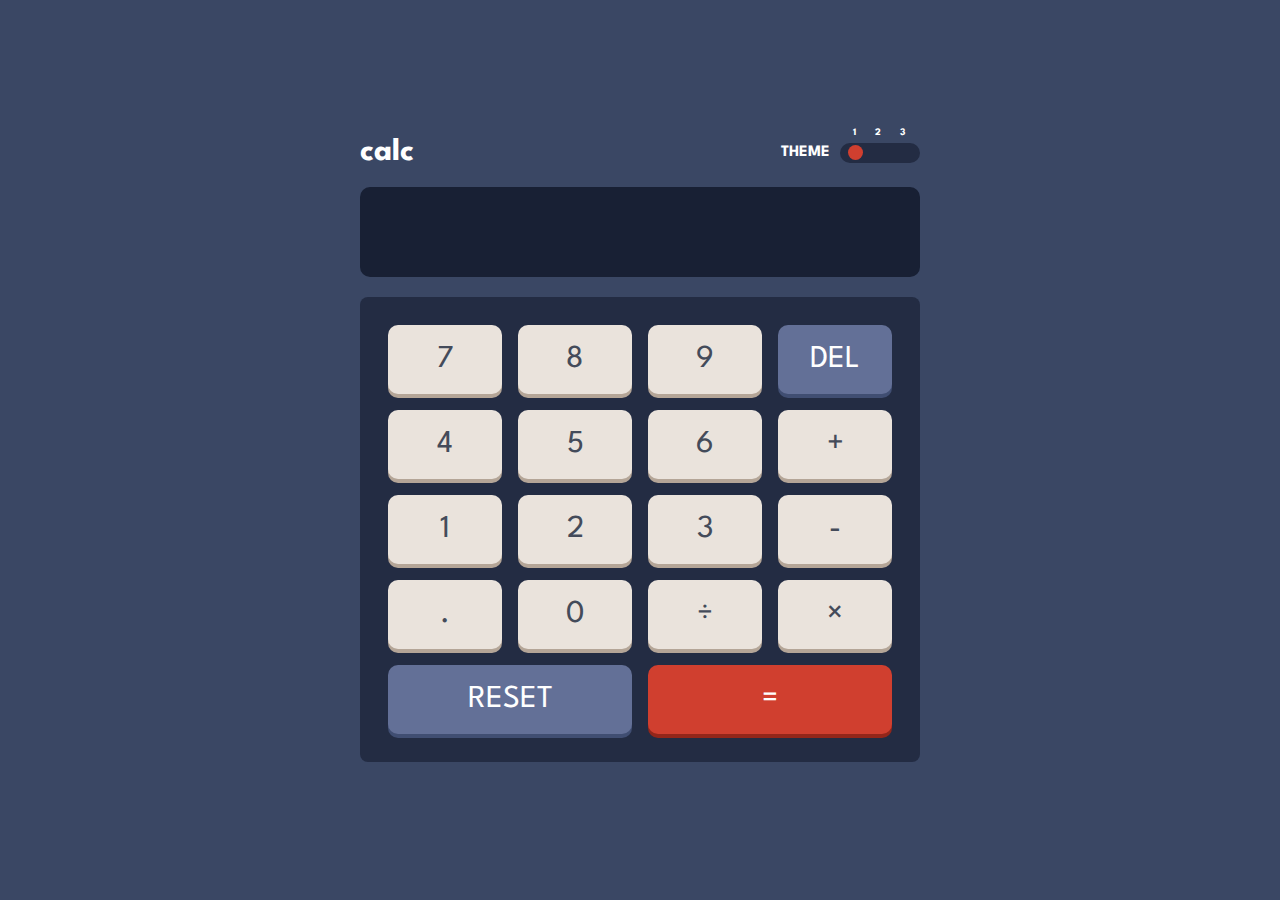
<file: index.html>
<!DOCTYPE html>
<html lang="en">
  <head>
    <meta charset="UTF-8" />
    <meta name="viewport" content="width=device-width, initial-scale=1.0" />
    <!-- displays site properly based on user's device -->

    <link
      rel="icon"
      type="image/png"
      sizes="32x32"
      href="./images/favicon-32x32.png"
    />
    <link rel="preconnect" href="https://fonts.googleapis.com" />
    <link rel="preconnect" href="https://fonts.gstatic.com" crossorigin />
    <link
      href="https://fonts.googleapis.com/css2?family=Spartan:wght@700&display=swap"
      rel="stylesheet"
    />
    <link rel="stylesheet" href="style/style.css" />
    <title>Frontend Mentor | Calculator app</title>
  </head>
  <body>
    <div class="header">
      <div class="title">calc</div>
      <div class="theme-selector">
        <div class="theme">theme</div>
        <div class="selector">
          <div class="btn-select">
            <div class="first-theme"></div>
            <div class="second-theme"></div>
            <div class="third-theme"></div>
          </div>
          <div class="red-circle"></div>
        </div>
      </div>
    </div>
    <div class="result" id="result"></div>
    <div class="control-buttons">
      <button class="white" data-number>7</button>
      <button class="white" data-number>8</button>
      <button class="white" data-number>9</button>
      <button class="blue" data-del>DEL</button>
      <button class="white" data-number>4</button>
      <button class="white" data-number>5</button>
      <button class="white" data-number>6</button>
      <button class="white" data-operand>+</button>
      <button class="white" data-number>1</button>
      <button class="white" data-number>2</button>
      <button class="white" data-number>3</button>
      <button class="white" data-operand>-</button>
      <button class="white" data-dot>.</button>
      <button class="white" data-number>0</button>
      <button class="white" data-operand>&divide;</button>
      <button class="white" data-operand>&times;</button>
      <button class="span-two blue" data-reset>RESET</button>
      <button class="span-two-right red" data-equal>=</button>
    </div>

    <script src="js/script.js"></script>
    <script src="js/theme_changer.js"></script>
  </body>
</html>
</file>
<file: style/style.css>
*,
*::after,
*::before {
  margin: 0;
  padding: 0;
  box-sizing: border-box;


  -webkit-tap-highlight-color: rgba(0, 0, 0, 0);
}


:root {
  --Very-dark-desaturated-blue: hsl(222, 26%, 31%);
  --Very-dark-desaturated-blue2: hsl(223, 31%, 20%);
  --Very-dark-desaturated-blue3: hsl(224, 36%, 15%);

  --Desaturated-dark-blue: hsl(225, 21%, 49%);
  --Desaturated-dark-blue2: hsl(224, 28%, 35%);

  --Red: hsl(6, 63%, 50%);
  --Dark-red: hsl(6, 70%, 34%);

  --Light-grayish-orange: hsl(30, 25%, 89%);
  --Grayish-orange: hsl(28, 16%, 65%);
  --Very-dark-grayish-blue: hsl(221, 14%, 31%);
  --White: hsl(0, 0, 100%);
  --fs: 32px;
  --ff: "Spartan", sans-serif;
  --fw: 700;
}

html {
  font-size: var(--fs);
  font-family: var(--ff);
  font-weight: var(--fw);
  color: white;
}

body {
  background-color: var(--Very-dark-desaturated-blue);
  height: 100vh;
  display: flex;
  overflow: hidden;
  flex-direction: column;
  justify-content: center;
  align-items: center;
  transition: 1s;
}
/*************************************
* Buttons
**************************************/
button {
  margin: 8px;
  padding: 20px 20px;
  cursor: pointer;
  outline: none;
  border: none;
  border-radius: 10px;
  font-family: var(--ff);
  color: var(--Very-dark-grayish-blue);
  overflow: hidden;
  font-size: 100%;
  display: flex;
  align-items: center;
  justify-content: center;
  transition: 0.2s;
}

button.white {
  background-color: var(--Light-grayish-orange);
  box-shadow: 0px 4px var(--Grayish-orange);
}
button.blue {
  background-color: var(--Desaturated-dark-blue);
  box-shadow: 0px 4px var(--Desaturated-dark-blue2);
  color: white;
}
button.red {
  background-color: var(--Red);
  box-shadow: 0px 4px var(--Dark-red);
  color: white;
}

button:active {
  box-shadow: 0px 0px var(--Desaturated-dark-blue);
  transform: translate(0, 4px);
}

.control-buttons {
  background-color: var(--Very-dark-desaturated-blue2);
  border-radius: 8px;
  padding: 20px;
  display: grid;
  grid-template-columns: repeat(4, minmax(60px, 130px));
  position: relative;
  width: 95%;
  max-width: 560px;
}

.span-two {
  grid-column: 1/3;
}
.span-two-right {
  grid-column: 3/5;
}

/*************************************
* Result Box
**************************************/

.result {
  background-color: var(--Very-dark-desaturated-blue3);
  text-align: right;
  border-radius: 10px;
  max-width: 560px;
  width: 95%;
  padding: 20px 20px;
  min-height: 90px;
  margin: 20px;
  font-size: 40px;
  word-break: break-all;
  transition: none;
}

/*************************************
* Head
**************************************/
.header {
  width: 560px;
  display: flex;
  justify-content: space-between;
  align-items: center;
  max-width: 560px;
  width: 95%;
  transition: none;
}

.theme-selector {
  display: flex;
  justify-content: center;
  align-items: center;
}
.theme-selector .theme {
  font-size: 16px;
  text-transform: uppercase;

}
.theme-selector .selector {
  background-color: var(--Very-dark-desaturated-blue2);
  cursor: pointer;
  width: 80px;
  height: 20px;
  margin-left: 10px;
  border-radius: 10px;
  position: relative;
  display: flex;
  align-items: center;
  justify-content: center;
}
.theme-selector .selector::before {
  content: " 1 2 3";
  font-size: 10px;
  letter-spacing: 8px;
  position: absolute;
  width: 100%;
  top: -15px;
  left: 13px;
}
.theme-selector .selector .red-circle {
  background-color: var(--Red);
  width: 15px;
  height: 15px;
  border-radius: 100%;
  position: absolute;
  left: 8px; /*8px on 1, 32px on 2, 58px on 3*/
  transition: 0.5s
}
/********************
* btn select
**********************/
.btn-select {
  display: flex;
  justify-content: space-evenly;
  align-items: center;
  position: absolute;
  width: 100%;
}
.btn-select * {
  height: 20px;
  width: 30px;
  opacity: 0;
  z-index: 10;
}

/********************
* media query
**********************/
@media only screen and (max-width: 600px) {
  .result {
    margin: 5px;
    word-break: keep-all;
    overflow: scroll;
    font-size: 80%;
    min-height: 70px;
  }
  .control-buttons {
    padding: 10px;
  }
  button {
    font-size: 60%;
  }
  body {
    justify-content: center;
    font-size: 90%;
  }
  
}
</file>
